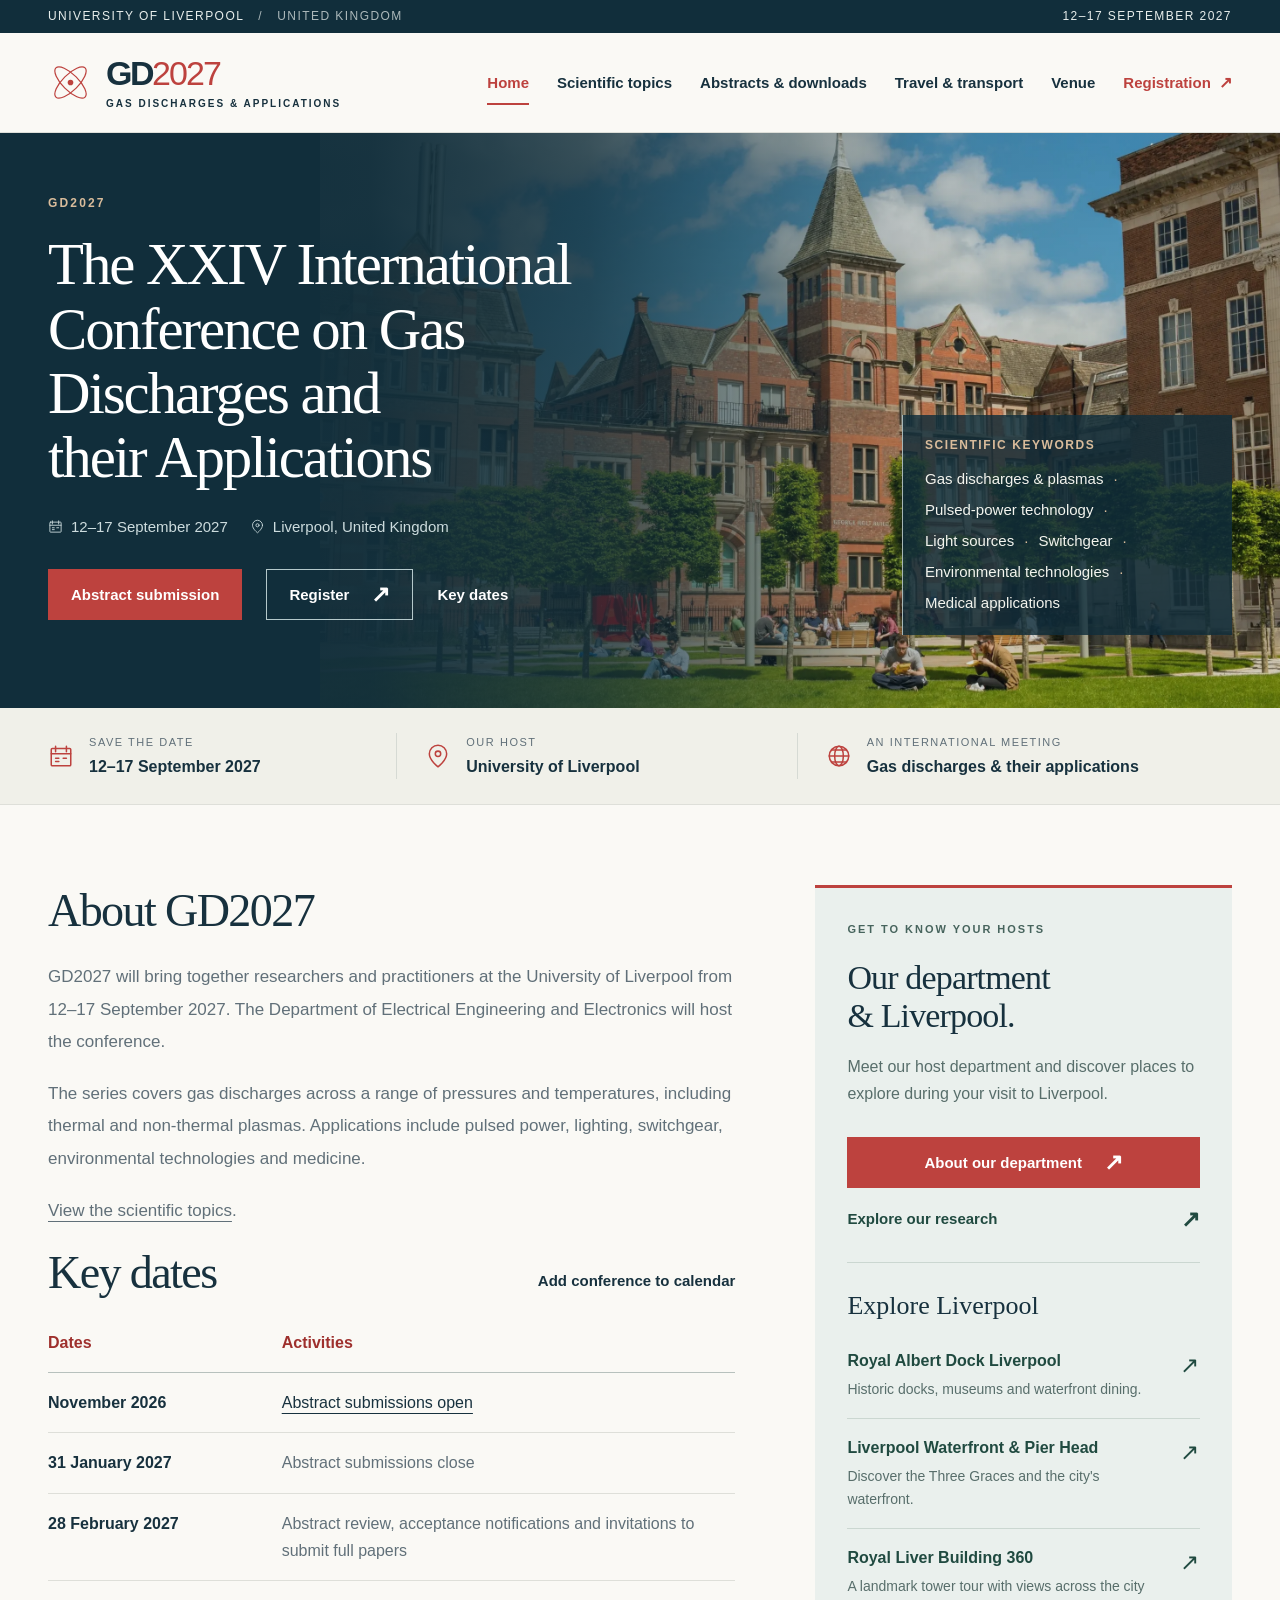
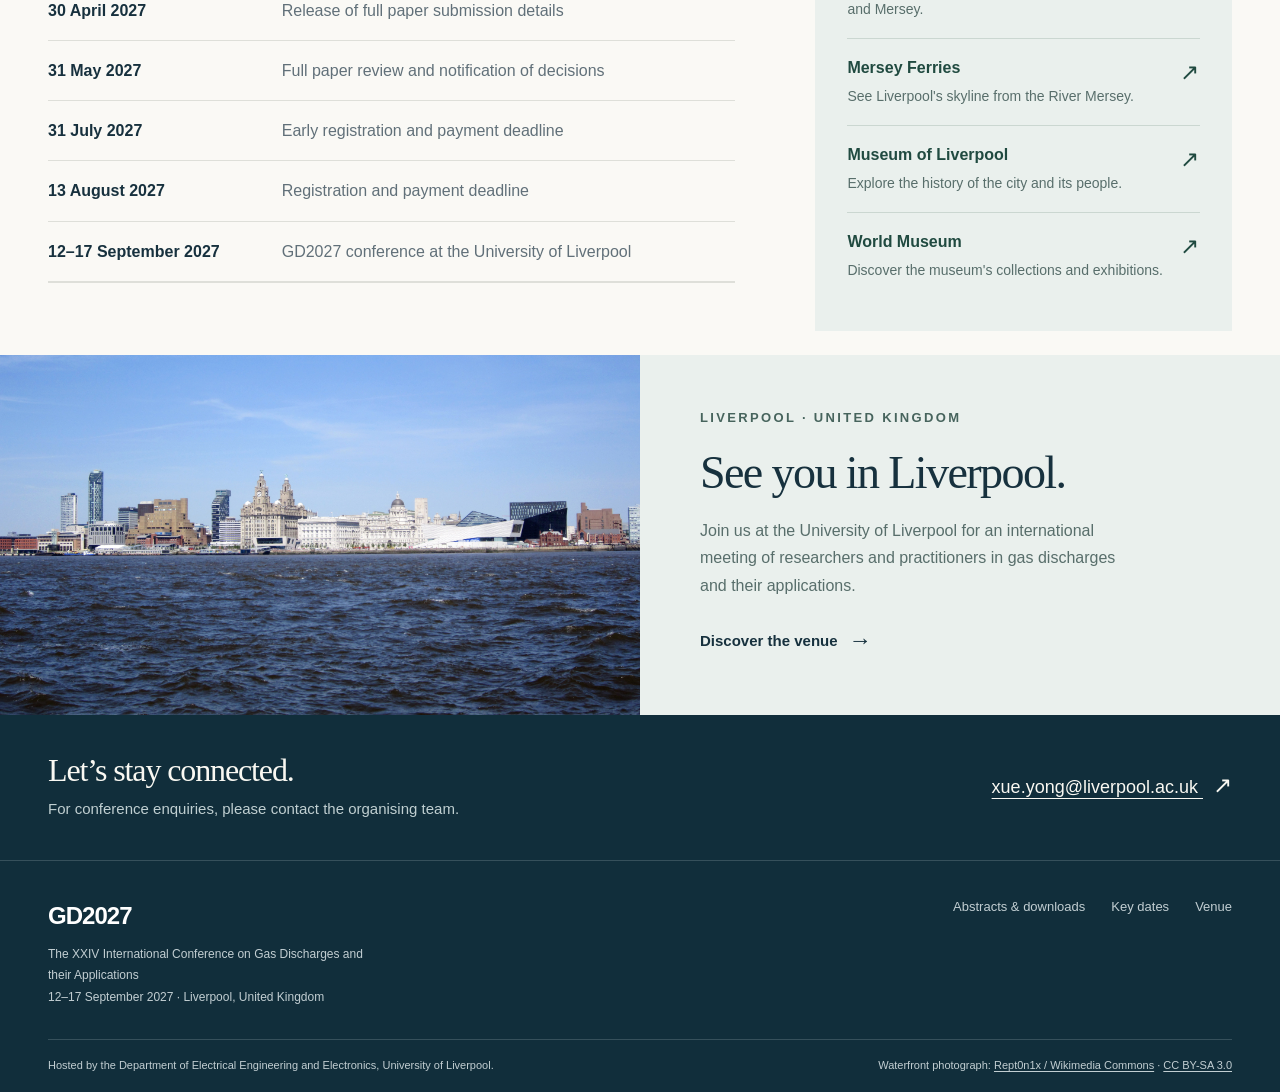
<file: index.html>
<!doctype html>
<html lang="en-GB"><head>
<meta charset="utf-8"><meta name="viewport" content="width=device-width, initial-scale=1">
<title>The XXIV International Conference on Gas Discharges and their Applications | GD2027 · Liverpool</title><meta name="description" content="The XXIV International Conference on Gas Discharges and their Applications (GD2027), 12–17 September 2027, University of Liverpool, United Kingdom.">
<meta name="theme-color" content="#112e3b"><meta property="og:title" content="The XXIV International Conference on Gas Discharges and their Applications | GD2027"><meta property="og:description" content="The XXIV International Conference on Gas Discharges and their Applications (GD2027), 12–17 September 2027, University of Liverpool, United Kingdom."><meta property="og:type" content="website">
<link rel="icon" href="assets/images/favicon.svg" type="image/svg+xml"><link rel="stylesheet" href="assets/css/style.css?v=b668027af4"><script src="assets/js/main.js?v=b55b2235b6" defer></script>
<script type="application/ld+json">{"@context": "https://schema.org", "@type": "Event", "name": "The XXIV International Conference on Gas Discharges and their Applications (GD2027)", "startDate": "2027-09-12", "endDate": "2027-09-17", "eventAttendanceMode": "https://schema.org/OfflineEventAttendanceMode", "location": {"@type": "Place", "name": "University of Liverpool", "address": {"@type": "PostalAddress", "addressLocality": "Liverpool", "addressCountry": "GB"}}, "organizer": {"@type": "Organization", "name": "Department of Electrical Engineering and Electronics, University of Liverpool", "email": "xue.yong@liverpool.ac.uk"}, "description": "The XXIV International Conference on Gas Discharges and their Applications. 12–17 September 2027, Liverpool, United Kingdom."}</script>
<noscript><style>@media(max-width:960px){.site-header{position:static}.header-inner{flex-wrap:wrap;padding-block:18px}.menu-toggle{display:none}.site-nav{display:flex;position:static;flex-direction:row;flex-wrap:wrap;box-shadow:none;padding:0;border:0}.site-nav a{padding:8px 10px}}</style></noscript>
</head><body><a class="skip-link" href="#main">Skip to main content</a>
<div class="utility"><div class="wrap"><p>University of Liverpool <span class="place">&nbsp; / &nbsp; United Kingdom</span></p><p>12–17 September 2027</p></div></div>
<header class="site-header"><div class="wrap header-inner">
  <a class="brand" href="index.html" aria-label="GD2027 home"><svg class="brand-symbol" viewBox="0 0 48 48" fill="none" aria-hidden="true"><ellipse cx="24" cy="24" rx="22" ry="8.5" transform="rotate(-45 24 24)" stroke="currentColor" stroke-width="1.3"/><ellipse cx="24" cy="24" rx="22" ry="8.5" transform="rotate(45 24 24)" stroke="currentColor" stroke-width="1.3"/><circle cx="24" cy="24" r="3" fill="currentColor"/></svg><div><div class="brand-word">GD<span>2027</span></div><span class="brand-tag">GAS DISCHARGES & APPLICATIONS</span></div></a>
  <button class="menu-toggle" type="button" aria-expanded="false" aria-controls="site-nav">Menu <svg class="" viewBox="0 0 24 24" fill="none" stroke="currentColor" stroke-width="1.4" stroke-linecap="round" stroke-linejoin="round" aria-hidden="true"><path d="M3 6h18M3 12h18M3 18h18"/></svg></button>
  <nav class="site-nav" id="site-nav" aria-label="Main navigation"><a href="index.html" aria-current="page">Home</a><a href="scientific-topics.html">Scientific topics</a><a href="submissions.html">Abstracts & downloads</a><a href="venue.html#travel">Travel & transport</a><a href="venue.html">Venue</a><a class="nav-registration" href="https://forms.cloud.microsoft/Pages/ResponsePage.aspx?id=MVElUymxEECG4UdL_X6AdhDhi7ACoJ5Oofj2np8QZvdUMVYyVTMyQVpHWkdJTzVQTVNTMlZUOTRWUC4u" target="_blank" rel="noopener noreferrer">Registration <span class="arrow" aria-hidden="true">↗</span></a></nav>
</div></header><main id="main"><section class="hero" aria-labelledby="hero-heading">
  <img class="hero-image" src="figure/University-of-Liverpool-Image-Gallery-2.jpg.webp" alt="Red-brick University of Liverpool campus buildings overlooking a green courtyard" fetchpriority="high" width="2200" height="1366">
  <div class="wrap"><span class="eyebrow">GD2027</span><h1 id="hero-heading">The XXIV International Conference on Gas Discharges and their Applications</h1>
  <div class="hero-meta"><span><svg class="" viewBox="0 0 24 24" fill="none" stroke="currentColor" stroke-width="1.4" stroke-linecap="round" stroke-linejoin="round" aria-hidden="true"><rect x="3" y="5" width="18" height="16" rx="1"/><path d="M3 10h18M7 3v5m10-5v5M7 14h3m4 0h3m-10 3h3"/></svg>12–17 September 2027</span><span><svg class="" viewBox="0 0 24 24" fill="none" stroke="currentColor" stroke-width="1.4" stroke-linecap="round" stroke-linejoin="round" aria-hidden="true"><path d="M20 10c0 6-8 12-8 12S4 16 4 10a8 8 0 1 1 16 0Z"/><circle cx="12" cy="10" r="2.5"/></svg>Liverpool, United Kingdom</span></div>
  <div class="hero-actions"><a class="button" href="submissions.html">Abstract submission</a><a class="button hero-register" href="https://forms.cloud.microsoft/Pages/ResponsePage.aspx?id=MVElUymxEECG4UdL_X6AdhDhi7ACoJ5Oofj2np8QZvdUMVYyVTMyQVpHWkdJTzVQTVNTMlZUOTRWUC4u" target="_blank" rel="noopener noreferrer">Register <span class="arrow" aria-hidden="true">↗</span></a><a class="text-link" href="#key-dates">Key dates</a></div>
  <div class="hero-keywords"><span class="eyebrow">Scientific keywords</span><ul aria-label="Scientific keywords"><li>Gas discharges &amp; plasmas</li><li>Pulsed-power technology</li><li>Light sources</li><li>Switchgear</li><li>Environmental technologies</li><li>Medical applications</li></ul></div></div>
</section>
<section class="facts" aria-label="Conference at a glance"><div class="wrap">
  <div class="fact"><svg class="" viewBox="0 0 24 24" fill="none" stroke="currentColor" stroke-width="1.4" stroke-linecap="round" stroke-linejoin="round" aria-hidden="true"><rect x="3" y="5" width="18" height="16" rx="1"/><path d="M3 10h18M7 3v5m10-5v5M7 14h3m4 0h3m-10 3h3"/></svg><div><span class="label">Save the date</span><strong>12–17 September 2027</strong></div></div>
  <div class="fact"><svg class="" viewBox="0 0 24 24" fill="none" stroke="currentColor" stroke-width="1.4" stroke-linecap="round" stroke-linejoin="round" aria-hidden="true"><path d="M20 10c0 6-8 12-8 12S4 16 4 10a8 8 0 1 1 16 0Z"/><circle cx="12" cy="10" r="2.5"/></svg><div><span class="label">Our host</span><strong>University of Liverpool</strong></div></div>
  <div class="fact"><svg class="" viewBox="0 0 24 24" fill="none" stroke="currentColor" stroke-width="1.4" stroke-linecap="round" stroke-linejoin="round" aria-hidden="true"><circle cx="12" cy="12" r="9"/><ellipse cx="12" cy="12" rx="4" ry="9"/><path d="M3 12h18M5 6.5h14M5 17.5h14"/></svg><div><span class="label">An international meeting</span><strong>Gas discharges & their applications</strong></div></div>
</div></section>
<section class="section about-section" aria-labelledby="about-heading"><div class="wrap welcome-grid">
  <article class="welcome-copy"><h2 id="about-heading">About GD2027</h2>
  <div class="body-copy"><p>GD2027 will bring together researchers and practitioners at the University of Liverpool from 12–17 September 2027. The Department of Electrical Engineering and Electronics will host the conference.</p>
  <p>The series covers gas discharges across a range of pressures and temperatures, including thermal and non-thermal plasmas. Applications include pulsed power, lighting, switchgear, environmental technologies and medicine.</p>
  <p><a href="scientific-topics.html">View the scientific topics</a>.</p></div>
  <section class="section home-dates" id="key-dates" aria-labelledby="dates-heading"><div class="wrap">
  <div class="section-heading"><h2 id="dates-heading">Key dates</h2><a class="text-link" href="documents/gd2027-conference.ics" download>Add conference to calendar</a></div>
  <table class="date-table" aria-labelledby="dates-heading"><thead><tr><th scope="col">Dates</th><th scope="col">Activities</th></tr></thead><tbody><tr><th scope="row">November 2026</th><td><a href="submissions.html">Abstract submissions open</a></td></tr><tr><th scope="row">31 January 2027</th><td>Abstract submissions close</td></tr><tr><th scope="row">28 February 2027</th><td>Abstract review, acceptance notifications and invitations to submit full papers</td></tr><tr><th scope="row">30 April 2027</th><td>Release of full paper submission details</td></tr><tr><th scope="row">31 May 2027</th><td>Full paper review and notification of decisions</td></tr><tr><th scope="row">31 July 2027</th><td>Early registration and payment deadline</td></tr><tr><th scope="row">13 August 2027</th><td>Registration and payment deadline</td></tr><tr><th scope="row">12–17 September 2027</th><td>GD2027 conference at the University of Liverpool</td></tr></tbody></table>
</div></section>
  </article>
  <aside class="abstract-note local-guide" aria-labelledby="local-guide-heading"><span class="eyebrow">Get to know your hosts</span><h3 id="local-guide-heading">Our department<br>& Liverpool.</h3><p>Meet our host department and discover places to explore during your visit to Liverpool.</p><a class="button" href="https://www.liverpool.ac.uk/electrical-engineering-and-electronics/about/" target="_blank" rel="noopener noreferrer">About our department <span class="arrow" aria-hidden="true">↗</span></a><a class="text-link guide-research" href="https://www.liverpool.ac.uk/electrical-engineering-and-electronics/research/" target="_blank" rel="noopener noreferrer">Explore our research <span class="arrow" aria-hidden="true">↗</span></a><div class="guide-city"><h4>Explore Liverpool</h4><ul class="guide-links" aria-label="Liverpool visitor attractions"><li><a href="https://albertdock.com/" target="_blank" rel="noopener noreferrer"><span><strong>Royal Albert Dock Liverpool</strong><small>Historic docks, museums and waterfront dining.</small></span><span class="arrow" aria-hidden="true">↗</span></a></li><li><a href="https://www.visitliverpool.com/explore/liverpool-city-centre/waterfront/" target="_blank" rel="noopener noreferrer"><span><strong>Liverpool Waterfront &amp; Pier Head</strong><small>Discover the Three Graces and the city&#x27;s waterfront.</small></span><span class="arrow" aria-hidden="true">↗</span></a></li><li><a href="https://liverbuildingtour.com/" target="_blank" rel="noopener noreferrer"><span><strong>Royal Liver Building 360</strong><small>A landmark tower tour with views across the city and Mersey.</small></span><span class="arrow" aria-hidden="true">↗</span></a></li><li><a href="https://www.merseyferries.co.uk/our-cruises/liverpool-sightseeing-river-cruise/" target="_blank" rel="noopener noreferrer"><span><strong>Mersey Ferries</strong><small>See Liverpool&#x27;s skyline from the River Mersey.</small></span><span class="arrow" aria-hidden="true">↗</span></a></li><li><a href="https://www.liverpoolmuseums.org.uk/museum-of-liverpool" target="_blank" rel="noopener noreferrer"><span><strong>Museum of Liverpool</strong><small>Explore the history of the city and its people.</small></span><span class="arrow" aria-hidden="true">↗</span></a></li><li><a href="https://www.liverpoolmuseums.org.uk/world-museum" target="_blank" rel="noopener noreferrer"><span><strong>World Museum</strong><small>Discover the museum&#x27;s collections and exhibitions.</small></span><span class="arrow" aria-hidden="true">↗</span></a></li></ul></div></aside>
</div></section>
<section class="city-band" aria-labelledby="city-heading"><img class="city-image" src="assets/images/liverpool-waterfront.jpg" alt="The Liverpool skyline across the River Mersey" loading="lazy" width="4320" height="2430"><div class="city-copy"><span class="eyebrow">Liverpool · United Kingdom</span><h2 id="city-heading">See you in Liverpool.</h2><p>Join us at the University of Liverpool for an international meeting of researchers and practitioners in gas discharges and their applications.</p><a class="text-link" href="venue.html">Discover the venue <span class="arrow" aria-hidden="true">→</span></a></div></section></main><section class="contact-strip" aria-labelledby="contact-heading"><div class="wrap"><div><h2 id="contact-heading">Let’s stay connected.</h2><p>For conference enquiries, please contact the organising team.</p></div><a href="mailto:xue.yong@liverpool.ac.uk">xue.yong@liverpool.ac.uk <span class="arrow" aria-hidden="true">↗</span></a></div></section>
<footer class="site-footer"><div class="wrap">
  <div class="footer-main"><div><div class="footer-title">GD2027</div><p>The XXIV International Conference on Gas Discharges and their Applications<br>12–17 September 2027 · Liverpool, United Kingdom</p></div><nav class="footer-links" aria-label="Footer navigation"><a href="submissions.html">Abstracts & downloads</a><a href="index.html#key-dates">Key dates</a><a href="venue.html">Venue</a></nav></div>
  <div class="footer-bottom"><p>Hosted by the Department of Electrical Engineering and Electronics, University of Liverpool.</p><p>Waterfront photograph: <a href="https://commons.wikimedia.org/wiki/File:Liverpool_skyline_from_the_Mersey_Ferry_-_2012-05-27.JPG" target="_blank" rel="noopener noreferrer">Rept0n1x / Wikimedia Commons</a> · <a href="https://creativecommons.org/licenses/by-sa/3.0/" target="_blank" rel="noopener noreferrer">CC BY-SA 3.0</a></p></div>
</div></footer></body></html>
</file>
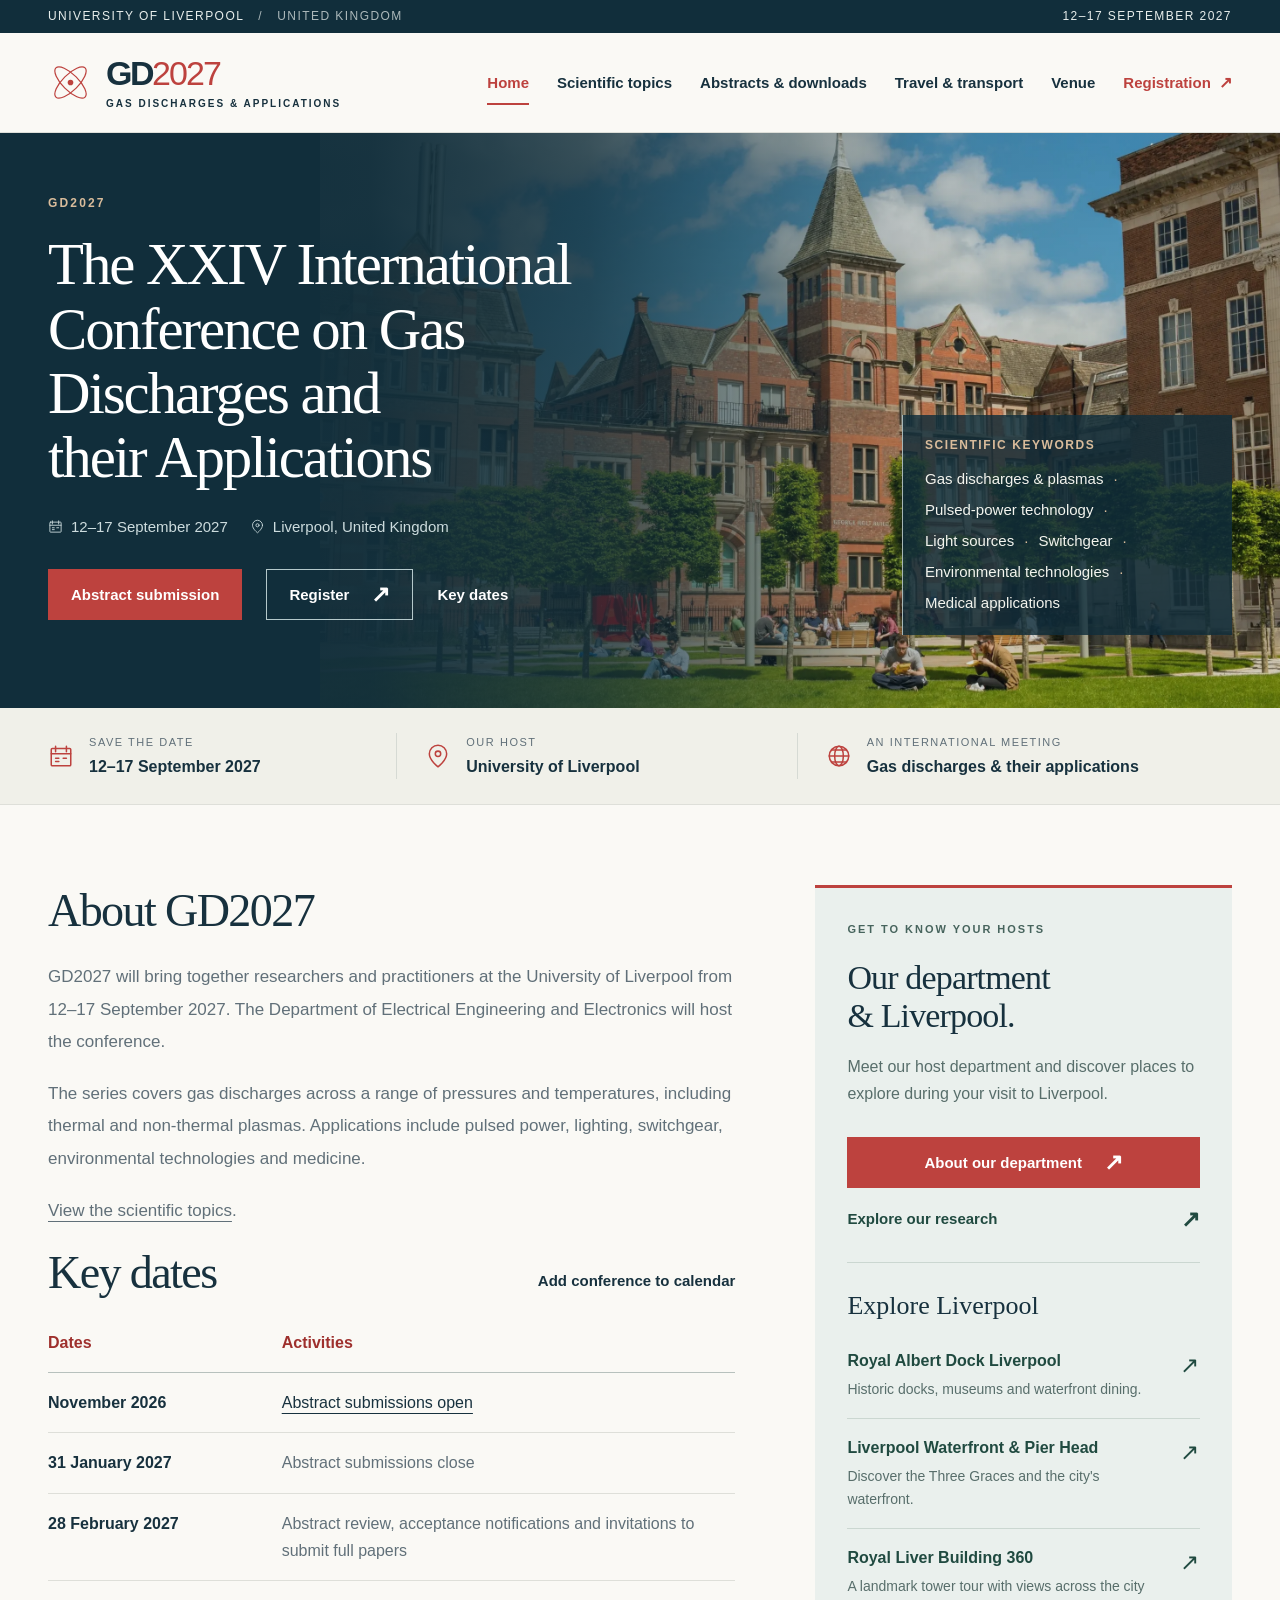
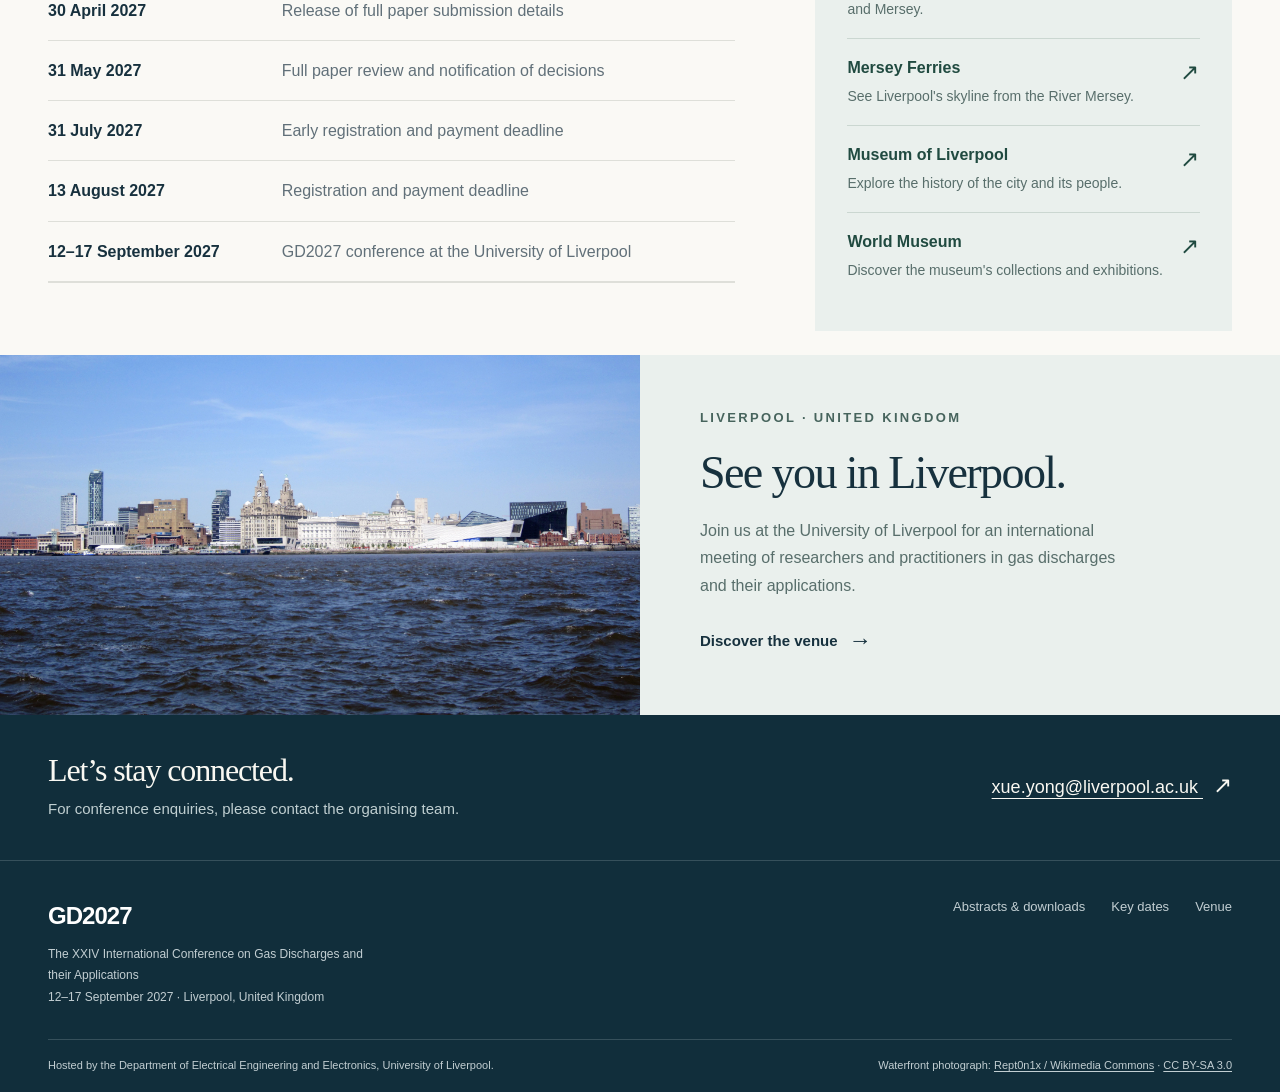
<file: key-dates.html>
<!doctype html>
<html lang="en-GB"><head>
<meta charset="utf-8"><meta name="viewport" content="width=device-width, initial-scale=1">
<title>Key dates | GD2027</title>
<meta http-equiv="refresh" content="0; url=index.html#key-dates">
</head><body><p><a href="index.html#key-dates">View GD2027 key dates</a></p></body></html>
</file>
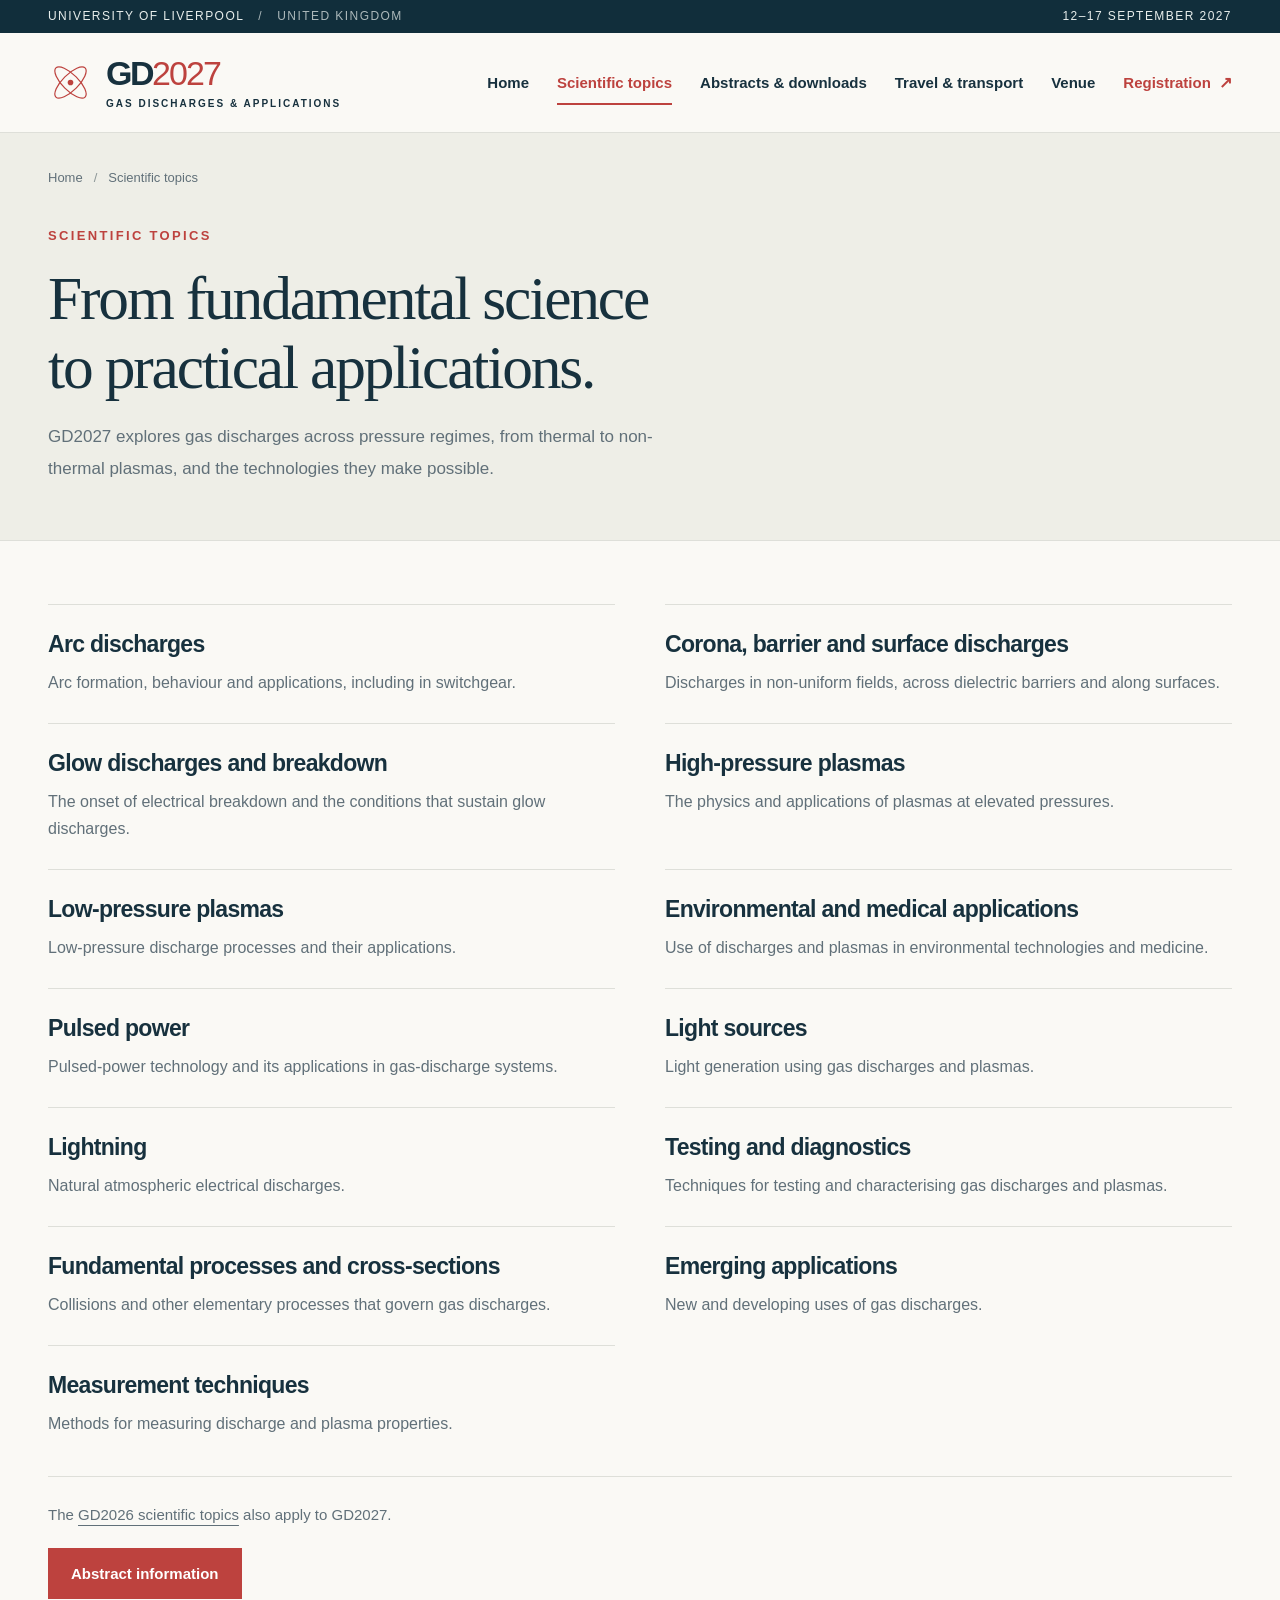
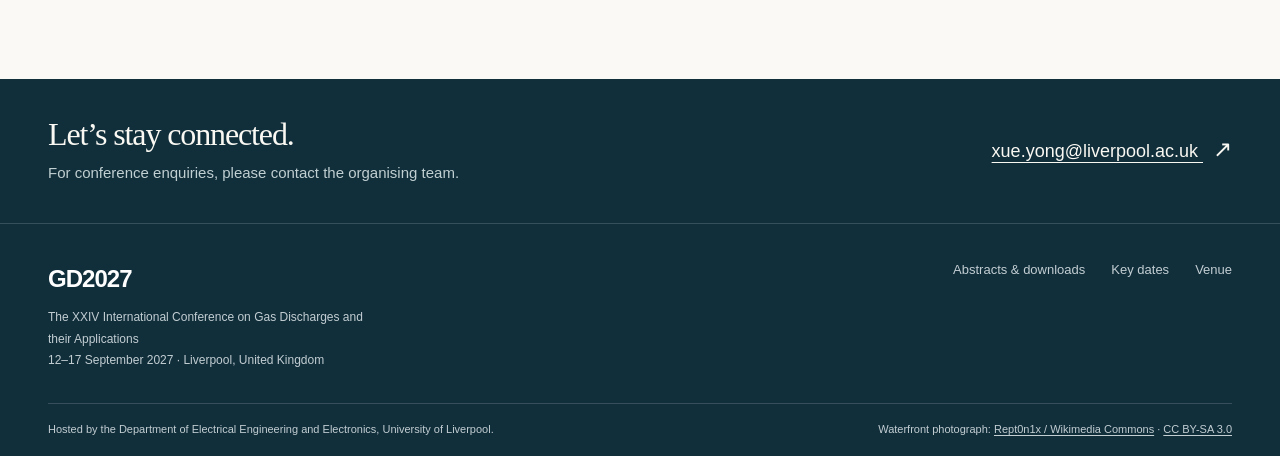
<file: scientific-topics.html>
<!doctype html>
<html lang="en-GB"><head>
<meta charset="utf-8"><meta name="viewport" content="width=device-width, initial-scale=1">
<title>Scientific topics | GD2027 · Liverpool</title><meta name="description" content="Explore the scientific scope of GD2027: gas discharges, thermal and non-thermal plasmas, pulsed power, light sources, switchgear, environmental and medical applications.">
<meta name="theme-color" content="#112e3b"><meta property="og:title" content="Scientific topics | GD2027"><meta property="og:description" content="Explore the scientific scope of GD2027: gas discharges, thermal and non-thermal plasmas, pulsed power, light sources, switchgear, environmental and medical applications."><meta property="og:type" content="website">
<link rel="icon" href="assets/images/favicon.svg" type="image/svg+xml"><link rel="stylesheet" href="assets/css/style.css?v=b668027af4"><script src="assets/js/main.js?v=b55b2235b6" defer></script>
<script type="application/ld+json">{"@context": "https://schema.org", "@type": "Event", "name": "The XXIV International Conference on Gas Discharges and their Applications (GD2027)", "startDate": "2027-09-12", "endDate": "2027-09-17", "eventAttendanceMode": "https://schema.org/OfflineEventAttendanceMode", "location": {"@type": "Place", "name": "University of Liverpool", "address": {"@type": "PostalAddress", "addressLocality": "Liverpool", "addressCountry": "GB"}}, "organizer": {"@type": "Organization", "name": "Department of Electrical Engineering and Electronics, University of Liverpool", "email": "xue.yong@liverpool.ac.uk"}, "description": "The XXIV International Conference on Gas Discharges and their Applications. 12–17 September 2027, Liverpool, United Kingdom."}</script>
<noscript><style>@media(max-width:960px){.site-header{position:static}.header-inner{flex-wrap:wrap;padding-block:18px}.menu-toggle{display:none}.site-nav{display:flex;position:static;flex-direction:row;flex-wrap:wrap;box-shadow:none;padding:0;border:0}.site-nav a{padding:8px 10px}}</style></noscript>
</head><body><a class="skip-link" href="#main">Skip to main content</a>
<div class="utility"><div class="wrap"><p>University of Liverpool <span class="place">&nbsp; / &nbsp; United Kingdom</span></p><p>12–17 September 2027</p></div></div>
<header class="site-header"><div class="wrap header-inner">
  <a class="brand" href="index.html" aria-label="GD2027 home"><svg class="brand-symbol" viewBox="0 0 48 48" fill="none" aria-hidden="true"><ellipse cx="24" cy="24" rx="22" ry="8.5" transform="rotate(-45 24 24)" stroke="currentColor" stroke-width="1.3"/><ellipse cx="24" cy="24" rx="22" ry="8.5" transform="rotate(45 24 24)" stroke="currentColor" stroke-width="1.3"/><circle cx="24" cy="24" r="3" fill="currentColor"/></svg><div><div class="brand-word">GD<span>2027</span></div><span class="brand-tag">GAS DISCHARGES & APPLICATIONS</span></div></a>
  <button class="menu-toggle" type="button" aria-expanded="false" aria-controls="site-nav">Menu <svg class="" viewBox="0 0 24 24" fill="none" stroke="currentColor" stroke-width="1.4" stroke-linecap="round" stroke-linejoin="round" aria-hidden="true"><path d="M3 6h18M3 12h18M3 18h18"/></svg></button>
  <nav class="site-nav" id="site-nav" aria-label="Main navigation"><a href="index.html">Home</a><a href="scientific-topics.html" aria-current="page">Scientific topics</a><a href="submissions.html">Abstracts & downloads</a><a href="venue.html#travel">Travel & transport</a><a href="venue.html">Venue</a><a class="nav-registration" href="https://forms.cloud.microsoft/Pages/ResponsePage.aspx?id=MVElUymxEECG4UdL_X6AdhDhi7ACoJ5Oofj2np8QZvdUMVYyVTMyQVpHWkdJTzVQTVNTMlZUOTRWUC4u" target="_blank" rel="noopener noreferrer">Registration <span class="arrow" aria-hidden="true">↗</span></a></nav>
</div></header><main id="main"><section class="page-heading"><div class="wrap"><div class="breadcrumb"><a href="index.html">Home</a><span aria-hidden="true">/</span>Scientific topics</div><span class="eyebrow">Scientific topics</span><h1>From fundamental science<br>to practical applications.</h1><p class="intro">GD2027 explores gas discharges across pressure regimes, from thermal to non-thermal plasmas, and the technologies they make possible.</p></div></section><section class="page-content"><div class="wrap"><div class="topic-details"><article class="topic-detail"><h2>Arc discharges</h2><p>Arc formation, behaviour and applications, including in switchgear.</p></article><article class="topic-detail"><h2>Corona, barrier and surface discharges</h2><p>Discharges in non-uniform fields, across dielectric barriers and along surfaces.</p></article><article class="topic-detail"><h2>Glow discharges and breakdown</h2><p>The onset of electrical breakdown and the conditions that sustain glow discharges.</p></article><article class="topic-detail"><h2>High-pressure plasmas</h2><p>The physics and applications of plasmas at elevated pressures.</p></article><article class="topic-detail"><h2>Low-pressure plasmas</h2><p>Low-pressure discharge processes and their applications.</p></article><article class="topic-detail"><h2>Environmental and medical applications</h2><p>Use of discharges and plasmas in environmental technologies and medicine.</p></article><article class="topic-detail"><h2>Pulsed power</h2><p>Pulsed-power technology and its applications in gas-discharge systems.</p></article><article class="topic-detail"><h2>Light sources</h2><p>Light generation using gas discharges and plasmas.</p></article><article class="topic-detail"><h2>Lightning</h2><p>Natural atmospheric electrical discharges.</p></article><article class="topic-detail"><h2>Testing and diagnostics</h2><p>Techniques for testing and characterising gas discharges and plasmas.</p></article><article class="topic-detail"><h2>Fundamental processes and cross-sections</h2><p>Collisions and other elementary processes that govern gas discharges.</p></article><article class="topic-detail"><h2>Emerging applications</h2><p>New and developing uses of gas discharges.</p></article><article class="topic-detail"><h2>Measurement techniques</h2><p>Methods for measuring discharge and plasma properties.</p></article></div><p class="bottom-note">The <a href="https://www.gd2026.org.uk/scientific-topics.html">GD2026 scientific topics</a> also apply to GD2027.</p><a class="button" href="submissions.html">Abstract information</a></div></section></main><section class="contact-strip" aria-labelledby="contact-heading"><div class="wrap"><div><h2 id="contact-heading">Let’s stay connected.</h2><p>For conference enquiries, please contact the organising team.</p></div><a href="mailto:xue.yong@liverpool.ac.uk">xue.yong@liverpool.ac.uk <span class="arrow" aria-hidden="true">↗</span></a></div></section>
<footer class="site-footer"><div class="wrap">
  <div class="footer-main"><div><div class="footer-title">GD2027</div><p>The XXIV International Conference on Gas Discharges and their Applications<br>12–17 September 2027 · Liverpool, United Kingdom</p></div><nav class="footer-links" aria-label="Footer navigation"><a href="submissions.html">Abstracts & downloads</a><a href="index.html#key-dates">Key dates</a><a href="venue.html">Venue</a></nav></div>
  <div class="footer-bottom"><p>Hosted by the Department of Electrical Engineering and Electronics, University of Liverpool.</p><p>Waterfront photograph: <a href="https://commons.wikimedia.org/wiki/File:Liverpool_skyline_from_the_Mersey_Ferry_-_2012-05-27.JPG" target="_blank" rel="noopener noreferrer">Rept0n1x / Wikimedia Commons</a> · <a href="https://creativecommons.org/licenses/by-sa/3.0/" target="_blank" rel="noopener noreferrer">CC BY-SA 3.0</a></p></div>
</div></footer></body></html>
</file>
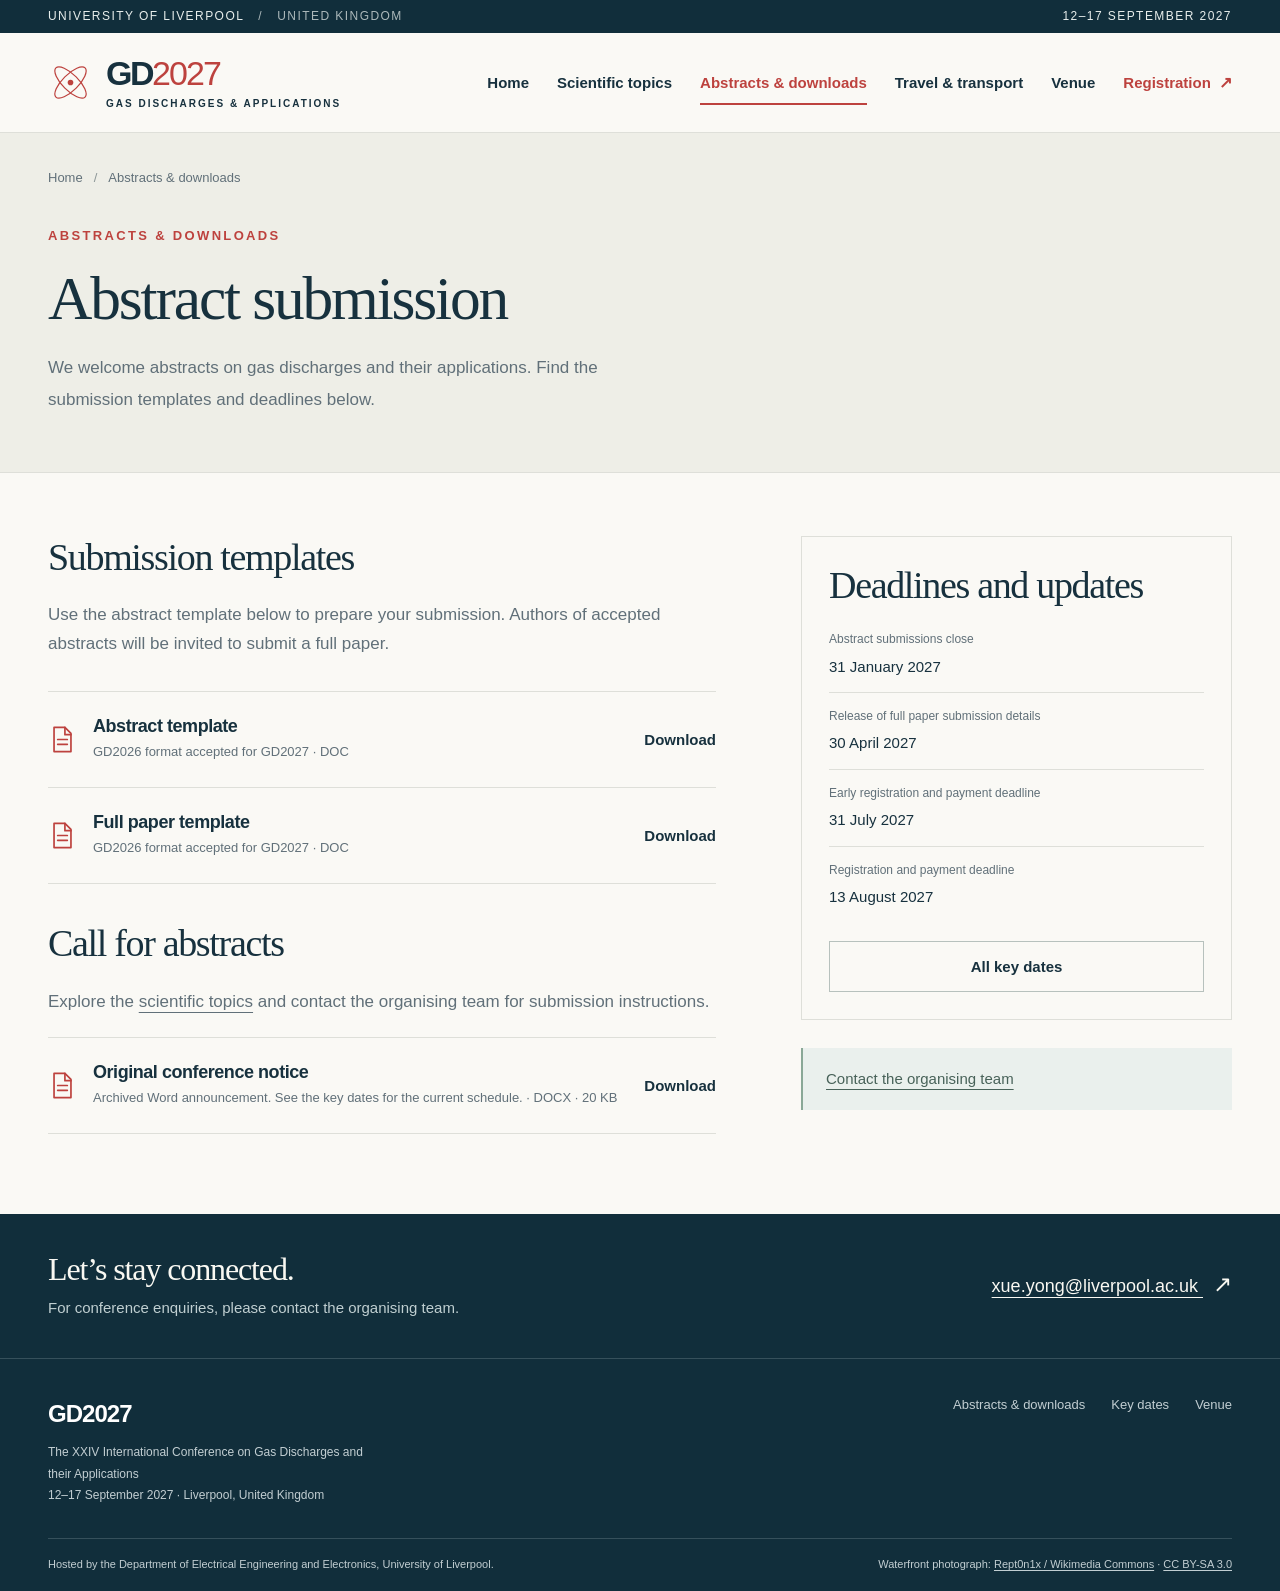
<file: submissions.html>
<!doctype html>
<html lang="en-GB"><head>
<meta charset="utf-8"><meta name="viewport" content="width=device-width, initial-scale=1">
<title>Abstracts &amp; downloads | GD2027 · Liverpool</title><meta name="description" content="Download the GD2027 call for abstracts and find the latest information on abstract and full paper templates, deadlines and submissions.">
<meta name="theme-color" content="#112e3b"><meta property="og:title" content="Abstracts &amp; downloads | GD2027"><meta property="og:description" content="Download the GD2027 call for abstracts and find the latest information on abstract and full paper templates, deadlines and submissions."><meta property="og:type" content="website">
<link rel="icon" href="assets/images/favicon.svg" type="image/svg+xml"><link rel="stylesheet" href="assets/css/style.css?v=b668027af4"><script src="assets/js/main.js?v=b55b2235b6" defer></script>
<script type="application/ld+json">{"@context": "https://schema.org", "@type": "Event", "name": "The XXIV International Conference on Gas Discharges and their Applications (GD2027)", "startDate": "2027-09-12", "endDate": "2027-09-17", "eventAttendanceMode": "https://schema.org/OfflineEventAttendanceMode", "location": {"@type": "Place", "name": "University of Liverpool", "address": {"@type": "PostalAddress", "addressLocality": "Liverpool", "addressCountry": "GB"}}, "organizer": {"@type": "Organization", "name": "Department of Electrical Engineering and Electronics, University of Liverpool", "email": "xue.yong@liverpool.ac.uk"}, "description": "The XXIV International Conference on Gas Discharges and their Applications. 12–17 September 2027, Liverpool, United Kingdom."}</script>
<noscript><style>@media(max-width:960px){.site-header{position:static}.header-inner{flex-wrap:wrap;padding-block:18px}.menu-toggle{display:none}.site-nav{display:flex;position:static;flex-direction:row;flex-wrap:wrap;box-shadow:none;padding:0;border:0}.site-nav a{padding:8px 10px}}</style></noscript>
</head><body><a class="skip-link" href="#main">Skip to main content</a>
<div class="utility"><div class="wrap"><p>University of Liverpool <span class="place">&nbsp; / &nbsp; United Kingdom</span></p><p>12–17 September 2027</p></div></div>
<header class="site-header"><div class="wrap header-inner">
  <a class="brand" href="index.html" aria-label="GD2027 home"><svg class="brand-symbol" viewBox="0 0 48 48" fill="none" aria-hidden="true"><ellipse cx="24" cy="24" rx="22" ry="8.5" transform="rotate(-45 24 24)" stroke="currentColor" stroke-width="1.3"/><ellipse cx="24" cy="24" rx="22" ry="8.5" transform="rotate(45 24 24)" stroke="currentColor" stroke-width="1.3"/><circle cx="24" cy="24" r="3" fill="currentColor"/></svg><div><div class="brand-word">GD<span>2027</span></div><span class="brand-tag">GAS DISCHARGES & APPLICATIONS</span></div></a>
  <button class="menu-toggle" type="button" aria-expanded="false" aria-controls="site-nav">Menu <svg class="" viewBox="0 0 24 24" fill="none" stroke="currentColor" stroke-width="1.4" stroke-linecap="round" stroke-linejoin="round" aria-hidden="true"><path d="M3 6h18M3 12h18M3 18h18"/></svg></button>
  <nav class="site-nav" id="site-nav" aria-label="Main navigation"><a href="index.html">Home</a><a href="scientific-topics.html">Scientific topics</a><a href="submissions.html" aria-current="page">Abstracts & downloads</a><a href="venue.html#travel">Travel & transport</a><a href="venue.html">Venue</a><a class="nav-registration" href="https://forms.cloud.microsoft/Pages/ResponsePage.aspx?id=MVElUymxEECG4UdL_X6AdhDhi7ACoJ5Oofj2np8QZvdUMVYyVTMyQVpHWkdJTzVQTVNTMlZUOTRWUC4u" target="_blank" rel="noopener noreferrer">Registration <span class="arrow" aria-hidden="true">↗</span></a></nav>
</div></header><main id="main"><section class="page-heading"><div class="wrap"><div class="breadcrumb"><a href="index.html">Home</a><span aria-hidden="true">/</span>Abstracts &amp; downloads</div><span class="eyebrow">Abstracts &amp; downloads</span><h1>Abstract submission</h1><p class="intro">We welcome abstracts on gas discharges and their applications. Find the submission templates and deadlines below.</p></div></section><section class="page-content"><div class="wrap content-grid"><div><h2>Submission templates</h2><p>Use the abstract template below to prepare your submission. Authors of accepted abstracts will be invited to submit a full paper.</p><div class="download-list"><div class="download-row"><div class="download-icon"><svg class="file-icon" viewBox="0 0 24 24" fill="none" stroke="currentColor" stroke-width="1.4" stroke-linecap="round" stroke-linejoin="round" aria-hidden="true"><path d="M5 2h9l5 5v15H5Z"/><path d="M14 2v6h5M8 12h8M8 16h8"/></svg><div><h3>Abstract template</h3><p>GD2026 format accepted for GD2027 · DOC</p></div></div><a class="text-link" href="https://www.gd2026.org.uk/uploads/9/5/0/7/95077800/gd2026_abstract_template.doc" aria-label="Download Abstract template">Download</a></div><div class="download-row"><div class="download-icon"><svg class="file-icon" viewBox="0 0 24 24" fill="none" stroke="currentColor" stroke-width="1.4" stroke-linecap="round" stroke-linejoin="round" aria-hidden="true"><path d="M5 2h9l5 5v15H5Z"/><path d="M14 2v6h5M8 12h8M8 16h8"/></svg><div><h3>Full paper template</h3><p>GD2026 format accepted for GD2027 · DOC</p></div></div><a class="text-link" href="https://www.gd2026.org.uk/uploads/9/5/0/7/95077800/paper_template_gd2026_word.doc" aria-label="Download Full paper template">Download</a></div></div>
  <div class="submission-notice"><h2>Call for abstracts</h2><p>Explore the <a href="scientific-topics.html">scientific topics</a> and contact the organising team for submission instructions.</p><div class="download-row"><div class="download-icon"><svg class="file-icon" viewBox="0 0 24 24" fill="none" stroke="currentColor" stroke-width="1.4" stroke-linecap="round" stroke-linejoin="round" aria-hidden="true"><path d="M5 2h9l5 5v15H5Z"/><path d="M14 2v6h5M8 12h8M8 16h8"/></svg><div><h3>Original conference notice</h3><p>Archived Word announcement. See the key dates for the current schedule. · DOCX · 20 KB</p></div></div><a class="text-link" href="documents/gd2027-call-for-abstracts.docx" download aria-label="Download Original conference notice">Download</a></div></div>
  </div><aside><div class="detail-panel"><h2>Deadlines and updates</h2><div class="detail-row"><span class="label">Abstract submissions close</span>31 January 2027</div><div class="detail-row"><span class="label">Release of full paper submission details</span>30 April 2027</div><div class="detail-row"><span class="label">Early registration and payment deadline</span>31 July 2027</div><div class="detail-row"><span class="label">Registration and payment deadline</span>13 August 2027</div><a class="button light" href="index.html#key-dates">All key dates</a></div><div class="info-note"><a href="mailto:xue.yong@liverpool.ac.uk">Contact the organising team</a></div></aside>
</div></section></main><section class="contact-strip" aria-labelledby="contact-heading"><div class="wrap"><div><h2 id="contact-heading">Let’s stay connected.</h2><p>For conference enquiries, please contact the organising team.</p></div><a href="mailto:xue.yong@liverpool.ac.uk">xue.yong@liverpool.ac.uk <span class="arrow" aria-hidden="true">↗</span></a></div></section>
<footer class="site-footer"><div class="wrap">
  <div class="footer-main"><div><div class="footer-title">GD2027</div><p>The XXIV International Conference on Gas Discharges and their Applications<br>12–17 September 2027 · Liverpool, United Kingdom</p></div><nav class="footer-links" aria-label="Footer navigation"><a href="submissions.html">Abstracts & downloads</a><a href="index.html#key-dates">Key dates</a><a href="venue.html">Venue</a></nav></div>
  <div class="footer-bottom"><p>Hosted by the Department of Electrical Engineering and Electronics, University of Liverpool.</p><p>Waterfront photograph: <a href="https://commons.wikimedia.org/wiki/File:Liverpool_skyline_from_the_Mersey_Ferry_-_2012-05-27.JPG" target="_blank" rel="noopener noreferrer">Rept0n1x / Wikimedia Commons</a> · <a href="https://creativecommons.org/licenses/by-sa/3.0/" target="_blank" rel="noopener noreferrer">CC BY-SA 3.0</a></p></div>
</div></footer></body></html>
</file>
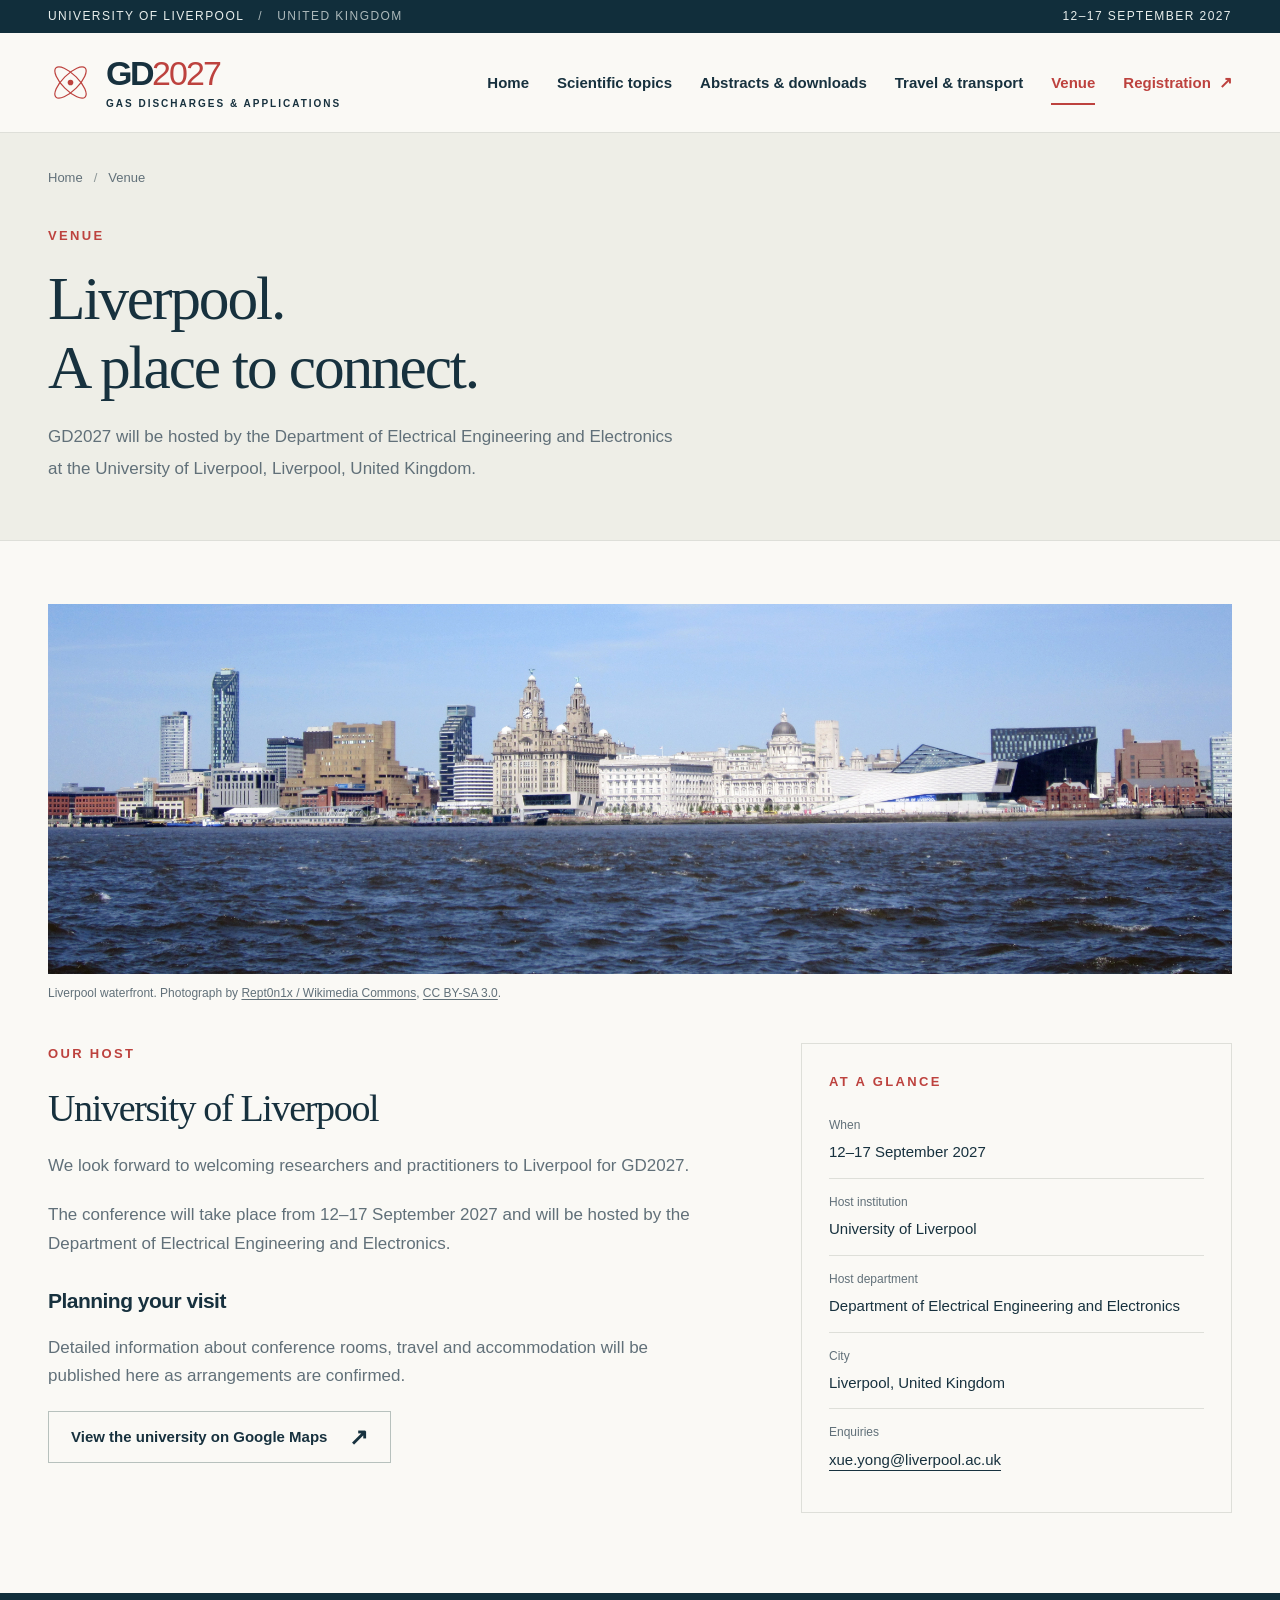
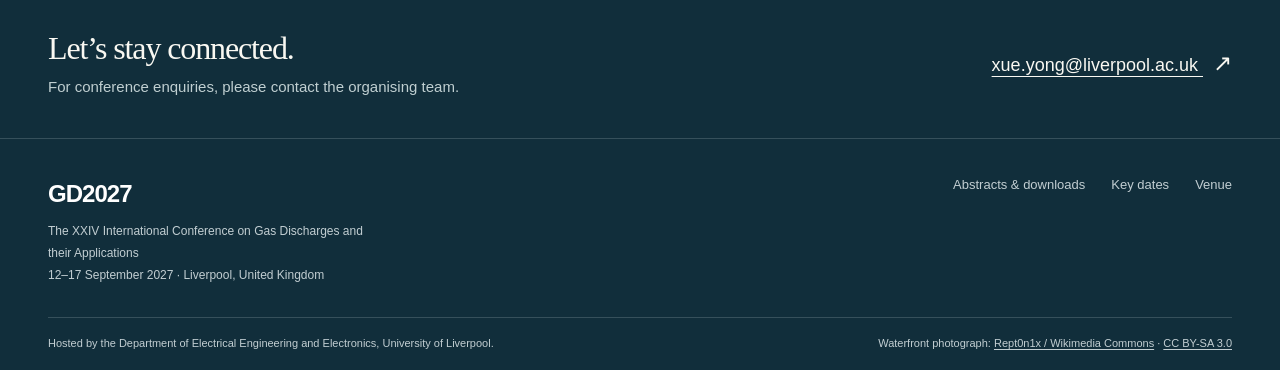
<file: venue.html>
<!doctype html>
<html lang="en-GB"><head>
<meta charset="utf-8"><meta name="viewport" content="width=device-width, initial-scale=1">
<title>Venue | GD2027 · Liverpool</title><meta name="description" content="GD2027 at the University of Liverpool, hosted by the Department of Electrical Engineering and Electronics, 12–17 September 2027.">
<meta name="theme-color" content="#112e3b"><meta property="og:title" content="Venue | GD2027"><meta property="og:description" content="GD2027 at the University of Liverpool, hosted by the Department of Electrical Engineering and Electronics, 12–17 September 2027."><meta property="og:type" content="website">
<link rel="icon" href="assets/images/favicon.svg" type="image/svg+xml"><link rel="stylesheet" href="assets/css/style.css?v=b668027af4"><script src="assets/js/main.js?v=b55b2235b6" defer></script>
<script type="application/ld+json">{"@context": "https://schema.org", "@type": "Event", "name": "The XXIV International Conference on Gas Discharges and their Applications (GD2027)", "startDate": "2027-09-12", "endDate": "2027-09-17", "eventAttendanceMode": "https://schema.org/OfflineEventAttendanceMode", "location": {"@type": "Place", "name": "University of Liverpool", "address": {"@type": "PostalAddress", "addressLocality": "Liverpool", "addressCountry": "GB"}}, "organizer": {"@type": "Organization", "name": "Department of Electrical Engineering and Electronics, University of Liverpool", "email": "xue.yong@liverpool.ac.uk"}, "description": "The XXIV International Conference on Gas Discharges and their Applications. 12–17 September 2027, Liverpool, United Kingdom."}</script>
<noscript><style>@media(max-width:960px){.site-header{position:static}.header-inner{flex-wrap:wrap;padding-block:18px}.menu-toggle{display:none}.site-nav{display:flex;position:static;flex-direction:row;flex-wrap:wrap;box-shadow:none;padding:0;border:0}.site-nav a{padding:8px 10px}}</style></noscript>
</head><body><a class="skip-link" href="#main">Skip to main content</a>
<div class="utility"><div class="wrap"><p>University of Liverpool <span class="place">&nbsp; / &nbsp; United Kingdom</span></p><p>12–17 September 2027</p></div></div>
<header class="site-header"><div class="wrap header-inner">
  <a class="brand" href="index.html" aria-label="GD2027 home"><svg class="brand-symbol" viewBox="0 0 48 48" fill="none" aria-hidden="true"><ellipse cx="24" cy="24" rx="22" ry="8.5" transform="rotate(-45 24 24)" stroke="currentColor" stroke-width="1.3"/><ellipse cx="24" cy="24" rx="22" ry="8.5" transform="rotate(45 24 24)" stroke="currentColor" stroke-width="1.3"/><circle cx="24" cy="24" r="3" fill="currentColor"/></svg><div><div class="brand-word">GD<span>2027</span></div><span class="brand-tag">GAS DISCHARGES & APPLICATIONS</span></div></a>
  <button class="menu-toggle" type="button" aria-expanded="false" aria-controls="site-nav">Menu <svg class="" viewBox="0 0 24 24" fill="none" stroke="currentColor" stroke-width="1.4" stroke-linecap="round" stroke-linejoin="round" aria-hidden="true"><path d="M3 6h18M3 12h18M3 18h18"/></svg></button>
  <nav class="site-nav" id="site-nav" aria-label="Main navigation"><a href="index.html">Home</a><a href="scientific-topics.html">Scientific topics</a><a href="submissions.html">Abstracts & downloads</a><a href="venue.html#travel">Travel & transport</a><a href="venue.html" aria-current="page">Venue</a><a class="nav-registration" href="https://forms.cloud.microsoft/Pages/ResponsePage.aspx?id=MVElUymxEECG4UdL_X6AdhDhi7ACoJ5Oofj2np8QZvdUMVYyVTMyQVpHWkdJTzVQTVNTMlZUOTRWUC4u" target="_blank" rel="noopener noreferrer">Registration <span class="arrow" aria-hidden="true">↗</span></a></nav>
</div></header><main id="main"><section class="page-heading"><div class="wrap"><div class="breadcrumb"><a href="index.html">Home</a><span aria-hidden="true">/</span>Venue</div><span class="eyebrow">Venue</span><h1>Liverpool.<br>A place to connect.</h1><p class="intro">GD2027 will be hosted by the Department of Electrical Engineering and Electronics at the University of Liverpool, Liverpool, United Kingdom.</p></div></section><section class="page-content"><div class="wrap"><figure class="venue-photo"><img src="assets/images/liverpool-waterfront.jpg" alt="Liverpool waterfront, including the Royal Liver Building, viewed from the Mersey" width="4320" height="2430"><figcaption>Liverpool waterfront. Photograph by <a href="https://commons.wikimedia.org/wiki/File:Liverpool_skyline_from_the_Mersey_Ferry_-_2012-05-27.JPG" target="_blank" rel="noopener noreferrer">Rept0n1x / Wikimedia Commons</a>, <a href="https://creativecommons.org/licenses/by-sa/3.0/" target="_blank" rel="noopener noreferrer">CC BY-SA 3.0</a>.</figcaption></figure>
  <div class="content-grid"><div class="venue-copy"><span class="eyebrow red">Our host</span><h2>University of Liverpool</h2><p>We look forward to welcoming researchers and practitioners to Liverpool for GD2027.</p><p>The conference will take place from 12–17 September 2027 and will be hosted by the Department of Electrical Engineering and Electronics.</p><h3 id="travel">Planning your visit</h3><p>Detailed information about conference rooms, travel and accommodation will be published here as arrangements are confirmed.</p><a class="button light" href="https://www.google.com/maps/search/?api=1&amp;query=University+of+Liverpool+Liverpool+United+Kingdom" target="_blank" rel="noopener noreferrer">View the university on Google Maps <span class="arrow" aria-hidden="true">↗</span></a></div>
  <aside class="detail-panel"><span class="eyebrow red">At a glance</span><div class="detail-row"><span class="label">When</span>12–17 September 2027</div><div class="detail-row"><span class="label">Host institution</span>University of Liverpool</div><div class="detail-row"><span class="label">Host department</span>Department of Electrical Engineering and Electronics</div><div class="detail-row"><span class="label">City</span>Liverpool, United Kingdom</div><div class="detail-row"><span class="label">Enquiries</span><a href="mailto:xue.yong@liverpool.ac.uk">xue.yong@liverpool.ac.uk</a></div></aside></div>
</div></section></main><section class="contact-strip" aria-labelledby="contact-heading"><div class="wrap"><div><h2 id="contact-heading">Let’s stay connected.</h2><p>For conference enquiries, please contact the organising team.</p></div><a href="mailto:xue.yong@liverpool.ac.uk">xue.yong@liverpool.ac.uk <span class="arrow" aria-hidden="true">↗</span></a></div></section>
<footer class="site-footer"><div class="wrap">
  <div class="footer-main"><div><div class="footer-title">GD2027</div><p>The XXIV International Conference on Gas Discharges and their Applications<br>12–17 September 2027 · Liverpool, United Kingdom</p></div><nav class="footer-links" aria-label="Footer navigation"><a href="submissions.html">Abstracts & downloads</a><a href="index.html#key-dates">Key dates</a><a href="venue.html">Venue</a></nav></div>
  <div class="footer-bottom"><p>Hosted by the Department of Electrical Engineering and Electronics, University of Liverpool.</p><p>Waterfront photograph: <a href="https://commons.wikimedia.org/wiki/File:Liverpool_skyline_from_the_Mersey_Ferry_-_2012-05-27.JPG" target="_blank" rel="noopener noreferrer">Rept0n1x / Wikimedia Commons</a> · <a href="https://creativecommons.org/licenses/by-sa/3.0/" target="_blank" rel="noopener noreferrer">CC BY-SA 3.0</a></p></div>
</div></footer></body></html>
</file>
<file: assets/css/style.css>
@charset "UTF-8";

:root {
  --ink: #17313e;
  --navy: #112e3b;
  --red: #bd423e;
  --red-dark: #9e302d;
  --paper: #faf9f5;
  --muted: #617079;
  --line: #dedfd9;
  --sage: #eaf0ed;
  --serif: Georgia, 'Times New Roman', serif;
  --sans: 'Avenir Next', Avenir, 'Segoe UI', Arial, sans-serif;
}
* { box-sizing: border-box; }
html { scroll-behavior: smooth; scroll-padding-top: 105px; }
body { margin: 0; color: var(--ink); font: 18px/1.7 var(--sans); background: var(--paper); -webkit-font-smoothing: antialiased; }
body.menu-open { overflow: hidden; }
a { color: inherit; text-decoration-thickness: 1px; text-underline-offset: 5px; }
button { font: inherit; }
img { display: block; width: 100%; height: auto; }
svg { flex: 0 0 auto; }
h1, h2, h3, p { margin-top: 0; }
h1, h2, h3 { line-height: 1.12; font-weight: 400; }
h1, h2 { font-family: var(--serif); letter-spacing: -.035em; }
h1 { font-size: clamp(42px, 5vw, 72px); }
h2 { font-size: clamp(38px, 3.6vw, 52px); }
h3 { font-size: 24px; font-weight: 600; letter-spacing: -.025em; }
p { margin-bottom: 1.25rem; }
::selection { background: #e5b5a5; color: var(--navy); }
:focus-visible { outline: 3px solid #cb6357; outline-offset: 5px; }
.wrap { width: min(1200px, calc(100% - 96px)); margin-inline: auto; }
.skip-link { position: fixed; top: -100px; left: 20px; padding: 12px 20px; z-index: 30; background: white; }
.skip-link:focus { top: 10px; }
.eyebrow { display: block; margin-bottom: 22px; font-size: 13px; letter-spacing: .18em; font-weight: 700; text-transform: uppercase; }
.eyebrow.red { color: var(--red); }
.muted { color: var(--muted); }
.arrow { display: inline-block; margin-left: 10px; font-family: var(--sans); font-size: 23px; line-height: 1; }
.utility { background: var(--navy); color: #e8eeec; font-size: 12px; letter-spacing: .12em; text-transform: uppercase; }
.utility .wrap { display: flex; align-items: center; justify-content: space-between; min-height: 33px; gap: 16px; }
.utility p { margin: 0; }
.utility .place { opacity: .72; }
.site-header { position: sticky; top: 0; z-index: 20; background: rgba(250,249,245,.98); border-bottom: 1px solid var(--line); }
.header-inner { min-height: 99px; display: flex; align-items: center; justify-content: space-between; gap: 26px; }
.brand { display: inline-flex; align-items: center; gap: 13px; text-decoration: none; flex-shrink: 0; }
.brand-symbol { width: 45px; height: 45px; color: var(--red); }
.brand-word { font-size: 34px; letter-spacing: -.075em; font-weight: 750; line-height: 1; }
.brand-word span { color: var(--red); font-weight: 400; letter-spacing: -.055em; }
.brand-tag { display: block; font-size: 10px; line-height: 1.3; font-weight: 600; letter-spacing: .2em; margin-top: 7px; }
.site-nav { display: flex; align-items: center; gap: 28px; }
.site-nav a { font-size: 15px; font-weight: 600; text-decoration: none; padding: 35px 0; white-space: nowrap; position: relative; }
.site-nav a::after { content: ''; position: absolute; bottom: 25px; left: 0; right: 0; height: 2px; background: var(--red); transform: scaleX(0); transition: transform .2s; }
.site-nav a[aria-current='page']::after, .site-nav a:hover::after { transform: scaleX(1); }
.site-nav a[aria-current='page'] { color: var(--red); }
.site-nav .nav-registration { color: var(--red); }
.site-nav .nav-registration .arrow { font-size: 16px; margin-left: 4px; }
.menu-toggle { display: none; border: 1px solid var(--line); border-radius: 0; background: transparent; padding: 8px 12px; align-items: center; gap: 8px; color: var(--ink); cursor: pointer; }
.menu-toggle svg { width: 18px; }
.hero { position: relative; isolation: isolate; min-height: 575px; color: white; background: var(--navy); overflow: hidden; }
.hero-image { position: absolute; z-index: -2; inset: 0 0 0 25%; height: 100%; width: 75%; object-fit: cover; object-position: 59% 50%; }
.hero::before { content: ''; position: absolute; z-index: -1; inset: 0; background: linear-gradient(90deg, #112e3b 0%, rgba(17,46,59,.97) 29%, rgba(17,46,59,.8) 46%, rgba(17,46,59,.18) 74%, rgba(17,46,59,.1)); }
.hero .wrap { position: relative; padding-top: 60px; padding-bottom: 67px; }
.hero .eyebrow { color: #d9bc9b; margin-bottom: 20px; font-size: 12px; }
.hero h1 { margin-bottom: 24px; max-width: 645px; font-size: clamp(2.5rem, 4.6vw, 3.875rem); line-height: 1.09; letter-spacing: -.035em; text-wrap: balance; }
.hero-meta { display: flex; gap: 22px; color: #cddcde; font-size: 15px; margin-bottom: 29px; }
.hero-meta span { display: inline-flex; align-items: center; gap: 8px; }
.hero-meta svg { width: 15px; height: 15px; }
.hero-actions { display: flex; align-items: center; flex-wrap: wrap; gap: 24px; max-width: 660px; }
.button { display: inline-flex; min-height: 47px; justify-content: center; align-items: center; gap: 12px; padding: 12px 22px; font-size: 15px; font-weight: 600; text-decoration: none; border: 1px solid var(--red); background: var(--red); color: white; transition: background .2s, border-color .2s; }
.button:hover { background: var(--red-dark); border-color: var(--red-dark); }
.button.light { background: transparent; color: var(--ink); border-color: #b7c1bd; }
.button.light:hover { background: white; border-color: var(--ink); }
.button.hero-register { color: white; background: transparent; border-color: #b5c9cb; }
.button.hero-register:hover { background: #ffffff18; border-color: white; }
.text-link { display: inline-flex; align-items: center; font-size: 15px; font-weight: 650; text-decoration: none; gap: 8px; }
.text-link:hover { text-decoration: underline; }
.text-link .arrow { margin-left: 3px; }
.hero-caption { position: absolute; right: 0; bottom: 34px; font-size: 11px; letter-spacing: .14em; text-transform: uppercase; color: #fff; text-shadow: 0 1px 8px #112e3b; border-left: 1px solid #d7d5c8; padding-left: 15px; line-height: 1.8; }
.hero-caption strong { display: block; font-weight: 500; font-size: 15px; letter-spacing: .04em; }
.hero-keywords { position: absolute; right: 0; bottom: 52px; width: 330px; padding: 20px 22px; background: rgba(17,46,59,.82); border-left: 1px solid #a6b5b5; }
.hero-keywords .eyebrow { margin-bottom: 12px; font-size: 12px; letter-spacing: .13em; }
.hero-keywords ul { display: flex; flex-wrap: wrap; gap: 7px 0; padding: 0; margin: 0; list-style: none; }
.hero-keywords li { font-size: 15px; line-height: 1.6; color: #f3f4ee; }
.hero-keywords li:not(:last-child)::after { content: '·'; margin-inline: 10px; color: #d9bc9b; }
.facts { border-bottom: 1px solid var(--line); background: #f0f0e9; }
.facts .wrap { display: grid; grid-template-columns: 1fr 1.15fr 1.25fr; padding-block: 25px; }
.fact { display: flex; align-items: center; gap: 15px; padding-inline: 28px; border-left: 1px solid #d6dad4; }
.fact:first-child { border: 0; padding-left: 0; }
.fact svg { width: 26px; height: 26px; color: var(--red); }
.fact .label { display: block; font-size: 11px; text-transform: uppercase; letter-spacing: .14em; color: var(--muted); margin-bottom: 3px; }
.fact strong { display: block; font-size: 16px; font-weight: 600; line-height: 1.5; }
.section { padding-block: 80px; }
.section.about-section { padding-bottom: 24px; }
.welcome-grid { display: grid; grid-template-columns: minmax(0, 1.65fr) minmax(0, 1fr); gap: 80px; align-items: start; }
.welcome-copy h2 { margin-bottom: 25px; }
.welcome-copy h3 { font-family: var(--serif); font-size: 30px; font-weight: 400; color: var(--ink); margin: 32px 0 15px; }
.body-copy { font-size: 17px; color: var(--muted); line-height: 1.9; }
.host-note { border-left: 2px solid var(--red); margin-top: 28px; padding-left: 17px; font-size: 15px; line-height: 1.65; }
.host-note span { display: block; font-size: 11px; text-transform: uppercase; letter-spacing: .14em; color: var(--red); margin-bottom: 6px; font-weight: 650; }
.abstract-note { background: var(--sage); padding: 32px; position: relative; border-top: 3px solid var(--red); }
.abstract-note .eyebrow { font-size: 11px; color: #47645d; margin-bottom: 21px; }
.abstract-note h3 { font-family: var(--serif); font-size: 34px; font-weight: 400; margin-bottom: 17px; }
.abstract-note p { font-size: 16px; color: #586e6b; }
.note-deadline { display: flex; justify-content: space-between; gap: 15px; font-size: 13px; border-block: 1px solid #cbd7d1; padding: 13px 0; margin: 24px 0; }
.note-deadline strong { font-weight: 500; white-space: nowrap; }
.abstract-note .text-link { color: #204a40; }
.local-guide .button { margin-top: 10px; width: 100%; }
.local-guide .guide-research { display: flex; justify-content: space-between; margin-top: 18px; font-size: 15px; }
.guide-city { margin-top: 30px; padding-top: 26px; border-top: 1px solid #cbd7d1; }
.guide-city h4 { margin: 0 0 9px; font-family: var(--serif); font-weight: 400; font-size: 26px; line-height: 1.3; }
.guide-links { padding: 0; margin: 0; list-style: none; }
.guide-links li { border-bottom: 1px solid #cbd7d1; }
.guide-links li:last-child { border-bottom: 0; }
.guide-links a { display: grid; grid-template-columns: minmax(0, 1fr) 20px; align-items: start; gap: 12px; padding-block: 17px; text-decoration: none; }
.guide-links strong { display: block; font-size: 16px; line-height: 1.5; font-weight: 600; color: #204a40; }
.guide-links small { display: block; margin-top: 5px; font-size: 14px; line-height: 1.65; color: #586e6b; }
.guide-links .arrow { margin: 5px 0 0; color: #204a40; }
.guide-links a:hover strong { text-decoration: underline; text-underline-offset: 4px; }
.section-heading { display: flex; align-items: end; justify-content: space-between; gap: 25px; margin-bottom: 30px; }
.section-heading .eyebrow { margin-bottom: 14px; }
.section-heading h2 { margin-bottom: 0; }
.section-heading .text-link { white-space: nowrap; padding-bottom: 5px; }
.topics-section { padding-top: 0; }
.topics-list { display: grid; grid-template-columns: repeat(3,1fr); border-top: 1px solid var(--line); }
.topic-item { padding: 27px 26px 27px 0; display: flex; align-items: baseline; gap: 18px; border-bottom: 1px solid var(--line); }
.topic-number { font-size: 12px; color: var(--red); letter-spacing: .03em; }
.topic-item h3 { font-size: 18px; font-weight: 500; line-height: 1.5; margin-bottom: 0; }
.city-band { display: grid; grid-template-columns: 1fr 1fr; background: var(--sage); }
.city-image { min-height: 340px; height: 100%; object-fit: cover; object-position: center; }
.city-copy { padding: 52px max(48px, calc((100vw - 1200px) / 2)) 52px 60px; }
.city-copy .eyebrow { margin-bottom: 17px; color: #47645d; }
.city-copy h2 { margin-bottom: 19px; }
.city-copy p { font-size: 16px; color: #586e6b; max-width: 430px; }
.city-copy .text-link { margin-top: 9px; }
.contact-strip { padding-block: 38px; border-bottom: 1px solid #36505b; background: var(--navy); color: #f9f8f2; }
.contact-strip .wrap { display: flex; align-items: center; justify-content: space-between; gap: 30px; }
.contact-strip h2 { font-family: var(--serif); font-size: 32px; margin: 0 0 7px; }
.contact-strip p { margin: 0; color: #c0cfd1; font-size: 15px; }
.contact-strip a { font-size: 18px; white-space: nowrap; }
.site-footer { background: var(--navy); color: #c2ced2; padding-top: 35px; }
.footer-main { display: flex; align-items: start; justify-content: space-between; gap: 35px; padding-bottom: 31px; }
.footer-title { font-size: 24px; font-weight: 650; color: white; letter-spacing: -.04em; margin-bottom: 7px; }
.footer-main p { font-size: 12px; max-width: 330px; margin: 0; line-height: 1.8; }
.footer-links { display: flex; gap: 26px; align-items: center; font-size: 13px; }
.footer-links a { text-decoration: none; }
.footer-links a:hover { text-decoration: underline; }
.footer-bottom { padding-block: 16px; border-top: 1px solid #36505b; display: flex; justify-content: space-between; gap: 25px; font-size: 11px; line-height: 1.8; }
.footer-bottom p { margin: 0; }
.footer-bottom a { text-underline-offset: 2px; }
.page-heading { background: #eeeee7; border-bottom: 1px solid var(--line); }
.page-heading .wrap { padding-block: 34px 55px; }
.breadcrumb { color: var(--muted); font-size: 13px; margin-bottom: 36px; }
.breadcrumb a { text-decoration: none; }
.breadcrumb span { margin-inline: 11px; color: #8c9697; }
.page-heading .eyebrow { color: var(--red); margin-bottom: 17px; }
.page-heading h1 { max-width: 880px; font-size: clamp(40px,4.8vw,65px); margin-bottom: 19px; }
.page-heading .intro { max-width: 630px; font-size: 17px; color: var(--muted); line-height: 1.9; margin-bottom: 0; }
.page-content { padding-block: 63px 80px; }
.content-grid { display: grid; grid-template-columns: 1.55fr 1fr; gap: 85px; }
.content-grid h2 { font-size: 38px; margin-bottom: 23px; }
.content-grid p { font-size: 17px; color: var(--muted); }
.detail-panel { border: 1px solid var(--line); padding: 27px; align-self: start; }
.detail-panel h3 { font-size: 20px; margin-bottom: 20px; }
.detail-row { border-bottom: 1px solid var(--line); padding-block: 13px; font-size: 15px; }
.detail-row:first-of-type { padding-top: 0; }
.detail-row:last-of-type { border: 0; }
.detail-row .label { display: block; color: var(--muted); font-size: 12px; margin-bottom: 4px; }
.detail-panel .button { margin-top: 18px; width: 100%; }
.info-note { background: var(--sage); padding: 18px 23px; border-left: 2px solid #8aa897; font-size: 15px; color: #486259; margin-top: 28px; }
.info-note p:last-child { margin-bottom: 0; }
.topic-details { display: grid; grid-template-columns: 1fr 1fr; gap: 0 50px; }
.topic-detail { border-top: 1px solid var(--line); padding: 27px 0; }
.topic-detail h2 { font-family: var(--sans); font-size: 23px; letter-spacing: -.03em; font-weight: 550; margin-bottom: 11px; }
.topic-detail p { font-size: 16px; color: var(--muted); margin-bottom: 0; }
.bottom-note { border-top: 1px solid var(--line); margin-top: 12px; padding-top: 25px; font-size: 15px; color: var(--muted); }
.section.home-dates { padding: 0; border-bottom: 1px solid var(--line); }
.section.home-dates .wrap { width: 100%; }
.date-table { width: 100%; border-collapse: collapse; text-align: left; font-size: 1rem; }
.date-table th, .date-table td { vertical-align: top; padding: 16px 0; border-bottom: 1px solid var(--line); }
.date-table th:first-child { width: 34%; padding-inline-end: 20px; }
.date-table thead th { padding-top: 0; border-color: #b7c1bd; color: var(--red-dark); }
.date-table tbody th { font-weight: 600; }
.date-table td { color: var(--muted); }
.date-table td a { color: var(--ink); }
.status { display: inline-flex; align-items: center; gap: 7px; font-size: 12px; color: #697671; padding: 6px 10px; background: #eef0eb; white-space: nowrap; }
.status::before { content: ''; width: 5px; height: 5px; background: #85938b; border-radius: 50%; }
.download-list { margin-top: 32px; }
.download-row { display: flex; justify-content: space-between; align-items: center; gap: 20px; border-top: 1px solid var(--line); padding: 24px 0; }
.download-row:last-child { border-bottom: 1px solid var(--line); }
.download-row h3 { font-size: 18px; font-weight: 550; margin: 0 0 5px; }
.download-row p { font-size: 13px; margin: 0; }
.download-icon { display: flex; align-items: center; gap: 16px; }
.file-icon { width: 29px; height: 33px; color: var(--red); }
.submission-notice { margin-top: 38px; }
.venue-photo { margin: 0 0 39px; }
.venue-photo img { max-height: 370px; object-fit: cover; }
.venue-photo figcaption { font-size: 12px; margin-top: 9px; color: var(--muted); }
.venue-photo figcaption a { text-underline-offset: 2px; }
.venue-copy h3 { margin-top: 30px; font-size: 21px; }

@media (min-width: 1500px) { .hero-image { object-position: 50% 50%; } }
@media (max-width: 1100px) {
  .wrap { width: calc(100% - 64px); }
  .site-nav { gap: 20px; }
  .site-nav a { font-size: 13px; }
  .welcome-grid { gap: 55px; }
  .hero { min-height: 550px; }
  .hero-caption { right: 0; }
  .hero-keywords { position: static; width: 100%; max-width: 680px; margin-top: 30px; padding: 19px 0 0; border-left: 0; border-top: 1px solid #6a8188; background: none; }
  .content-grid { gap: 45px; }
  .city-copy { padding: 40px; }
}
@media (max-width: 960px) {
  .menu-toggle { display: flex; font-size: 13px; }
  .site-nav { display: none; position: absolute; top: 100%; left: 0; right: 0; background: var(--paper); flex-direction: column; align-items: stretch; gap: 0; border-bottom: 1px solid var(--line); padding: 10px 20px 20px; box-shadow: 0 16px 20px #112e3b10; max-height: calc(100dvh - 135px); overflow-y: auto; }
  .site-nav.is-open { display: flex; }
  .site-nav a { padding: 15px 5px; font-size: 17px; border-bottom: 1px solid var(--line); }
  .site-nav a::after { display: none; }
}
@media (max-width: 800px) {
  .wrap { width: calc(100% - 40px); }
  .utility .wrap { font-size: 10px; min-height: 29px; letter-spacing: .08em; }
  .utility .place { display: none; }
  .header-inner { min-height: 78px; gap: 14px; }
  .brand-symbol { width: 35px; height: 35px; }
  .brand-word { font-size: 30px; }
  .brand-tag { font-size: 9px; margin-top: 5px; }
  .hero { min-height: 600px; }
  .hero-image { inset: 0; width: 100%; object-position: 55% 50%; }
  .hero::before { background: linear-gradient(90deg,rgba(17,46,59,.96),rgba(17,46,59,.84) 45%,rgba(17,46,59,.43)); }
  .hero .wrap { padding-block: 49px 70px; }
  .hero h1 { font-size: clamp(2rem, 7vw, 3.4rem); max-width: 590px; }
  .hero-caption { display: none; }
  .hero-meta { flex-wrap: wrap; gap: 10px 20px; }
  .facts .wrap { grid-template-columns: 1fr 1fr; gap: 22px 0; }
  .fact { padding-inline: 20px; gap: 12px; }
  .fact:last-child { display: none; }
  .fact strong { font-size: 13px; }
  .fact .label { font-size: 10px; }
  .fact svg { width: 21px; height: 21px; }
  .welcome-grid { grid-template-columns: 1fr; gap: 36px; }
  .welcome-copy h2 { max-width: 550px; }
  .abstract-note { padding: 28px; }
  .section { padding-block: 55px; }
  .topics-section { padding-top: 0; }
  .topics-list { grid-template-columns: 1fr 1fr; }
  .topic-item { gap: 12px; padding-block: 21px; }
  .topic-item h3 { font-size: 16px; }
  .section-heading { align-items: start; flex-direction: column; gap: 20px; }
  .city-band { grid-template-columns: 1fr; }
  .city-image { height: 280px; min-height: 0; }
  .city-copy { padding: 39px 20px 43px; }
  .contact-strip .wrap { align-items: start; flex-direction: column; gap: 20px; }
  .contact-strip a { font-size: 17px; }
  .footer-main { flex-direction: column; gap: 23px; }
  .footer-links { flex-wrap: wrap; gap: 14px 25px; }
  .footer-bottom { flex-direction: column; gap: 8px; }
  .page-heading .wrap { padding-block: 23px 39px; }
  .breadcrumb { margin-bottom: 28px; }
  .page-heading .intro { font-size: 16px; }
  .page-content { padding-block: 43px 55px; }
  .content-grid { grid-template-columns: 1fr; gap: 35px; }
  .topic-details { gap: 0 28px; }
  .topic-detail h2 { font-size: 20px; }
  .topic-detail p { font-size: 15px; }
}
@media (max-width: 430px) {
  .brand { gap: 10px; }
  .brand-symbol { width: 30px; height: 30px; }
  .brand-tag { max-width: 140px; font-size: 8px; letter-spacing: .1em; line-height: 1.4; }
  .menu-toggle { padding: 8px 10px; font-size: 13px; }
  .hero { min-height: 570px; }
  .hero .eyebrow { font-size: 10px; letter-spacing: .14em; }
  .hero-meta { flex-direction: column; font-size: 13px; }
  .hero-actions { gap: 20px; }
  .hero-actions .text-link { font-size: 13px; }
  .button { padding-inline: 17px; }
  .facts .wrap { grid-template-columns: 1fr; gap: 17px; padding-block: 20px; }
  .fact, .fact:first-child { border: 0; padding: 0; }
  .fact strong { font-size: 15px; }
  .topic-details { grid-template-columns: 1fr; }
  .topic-item { gap: 10px; }
  .date-table th:first-child { width: 37%; padding-inline-end: 12px; }
  .download-row { align-items: start; flex-direction: column; gap: 16px; }
  .download-row > .text-link, .download-row > .status { margin-left: 45px; }
  .detail-panel { padding: 23px; }
}
@media (prefers-reduced-motion: reduce) {
  html { scroll-behavior: auto; }
  *, *::before, *::after { transition: none !important; }
}
@media print {
  .utility, .site-nav, .menu-toggle, .hero-actions, .site-footer, .contact-strip { display: none; }
  .site-header { position: static; }
  .hero { min-height: auto; color: var(--ink); background: white; }
  .hero-image, .hero::before, .hero-caption { display: none; }
  .hero-meta { color: var(--ink); }
  .wrap { width: 100%; }
  .section, .page-content { padding-block: 25px; }
}
</file>
